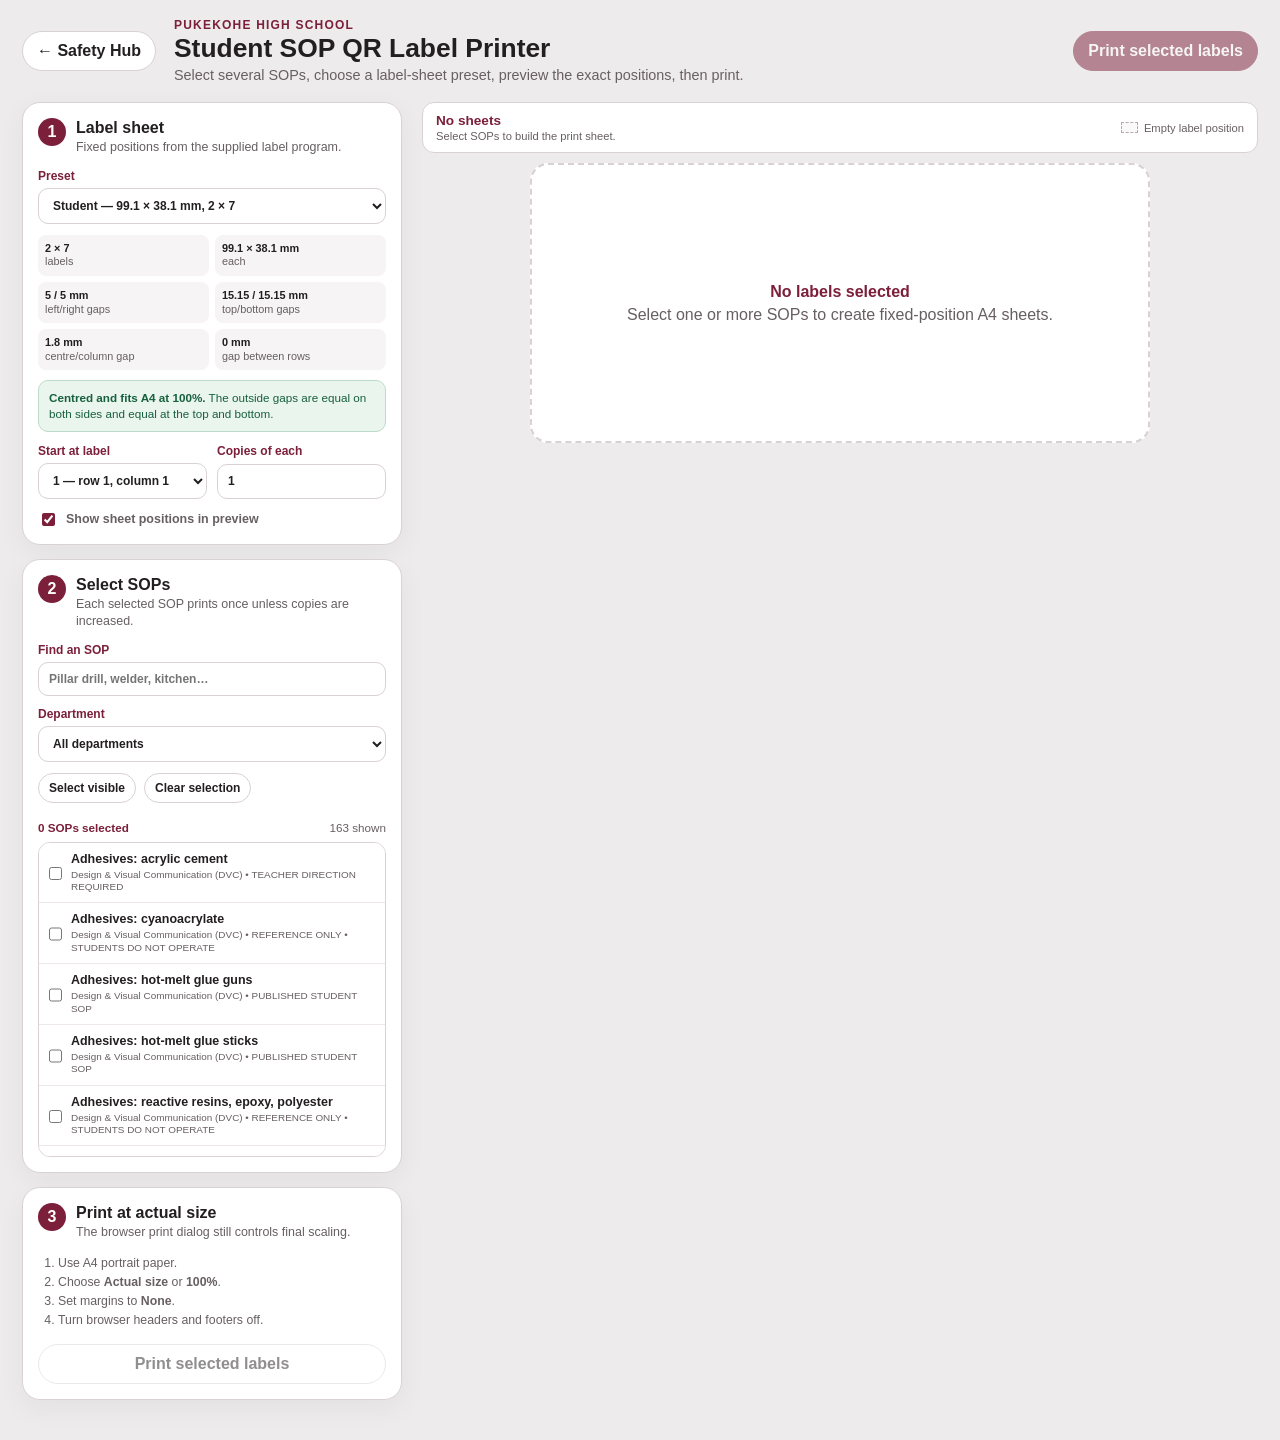
<file: qr-labels.html>
<!doctype html>
<html lang="en-NZ">
<head>
  <meta charset="utf-8">
  <meta name="viewport" content="width=device-width,initial-scale=1">
  <meta name="theme-color" content="#7b1f3a">
  <title>Student SOP QR Label Printer • Pukekohe High School</title>
  <link rel="stylesheet" href="qr-labels.css">
</head>
<body>
  <header class="qr-page-header no-print">
    <a class="back-link" href="index.html#/teacher/engineering">← Safety Hub</a>
    <div>
      <p>PUKEKOHE HIGH SCHOOL</p>
      <h1>Student SOP QR Label Printer</h1>
      <span>Select several SOPs, choose a label-sheet preset, preview the exact positions, then print.</span>
    </div>
    <button id="printLabelsBtn" class="primary-action" type="button" disabled>Print selected labels</button>
  </header>

  <main class="label-maker-layout">
    <aside class="label-controls no-print" aria-label="QR label controls">
      <section class="control-card">
        <div class="control-heading">
          <span class="step-number">1</span>
          <div><h2>Label sheet</h2><p>Fixed positions from the supplied label program.</p></div>
        </div>

        <label class="field">Preset
          <select id="labelPreset">
            <option value="cupboard">Cupboard — 80 × 90 mm, 2 × 3</option>
            <option value="student-fit" selected>Student — 99.1 × 38.1 mm, 2 × 7</option>
            <option value="custom">Custom labels — size, grid, gaps and position</option>
          </select>
        </label>

        <div id="customPresetFields" class="custom-preset-fields hidden" aria-label="Custom label sheet settings">
          <div class="custom-preset-heading">
            <strong>Custom sheet measurements</strong>
            <span>All measurements are millimetres.</span>
          </div>
          <div class="field-grid compact-grid">
            <label class="field">Label width
              <input id="customLabelWidth" type="number" min="10" max="210" step="0.1" value="99.1">
            </label>
            <label class="field">Label height
              <input id="customLabelHeight" type="number" min="10" max="297" step="0.1" value="38.1">
            </label>
            <label class="field">Labels across
              <input id="customColumns" type="number" min="1" max="8" step="1" value="2">
            </label>
            <label class="field">Labels down
              <input id="customRows" type="number" min="1" max="20" step="1" value="7">
            </label>
            <label class="field">Centre / column gap
              <input id="customGapX" type="number" min="0" max="50" step="0.1" value="3">
            </label>
            <label class="field">Gap between rows
              <input id="customGapY" type="number" min="0" max="50" step="0.1" value="0">
            </label>
          </div>
          <label class="check-row custom-centre-row"><input id="customAutoCentre" type="checkbox" checked> Centre the complete label grid on A4</label>
          <div class="field-grid compact-grid">
            <label class="field">Left page gap
              <input id="customLeftGap" type="number" min="0" max="200" step="0.1" value="4.4" readonly>
            </label>
            <label class="field">Right page gap
              <input id="customRightGap" type="number" step="0.1" value="4.4" readonly>
            </label>
            <label class="field">Top page gap
              <input id="customTopGap" type="number" min="0" max="140" step="0.1" value="15.2" readonly>
            </label>
            <label class="field">Bottom page gap
              <input id="customBottomGap" type="number" step="0.1" value="15.2" readonly>
            </label>
          </div>
          <p class="custom-help">When centred, all four outside gaps are calculated automatically. Turn centring off to set the left and top starting position. Custom labels maximise the QR code first, resize the essential text, switch between side-by-side and stacked layouts, and remove secondary captions and instructions.</p>
        </div>

        <div id="presetSpecs" class="preset-specs"></div>
        <div id="fitNotice" class="fit-notice" role="status"></div>

        <div class="field-grid">
          <label class="field">Start at label
            <select id="startPosition"></select>
          </label>
          <label class="field">Copies of each
            <input id="copiesPerSop" type="number" min="1" max="20" step="1" value="1">
          </label>
        </div>

        <label class="check-row"><input id="showGuides" type="checkbox" checked> Show sheet positions in preview</label>
      </section>

      <section class="control-card selection-card">
        <div class="control-heading">
          <span class="step-number">2</span>
          <div><h2>Select SOPs</h2><p>Each selected SOP prints once unless copies are increased.</p></div>
        </div>

        <label class="field">Find an SOP
          <input id="qrSearch" type="search" placeholder="Pillar drill, welder, kitchen…">
        </label>
        <label class="field">Department
          <select id="qrDepartment"><option value="all">All departments</option></select>
        </label>

        <div class="selection-actions">
          <button id="selectVisibleBtn" type="button">Select visible</button>
          <button id="clearSelectionBtn" type="button">Clear selection</button>
        </div>

        <div class="selection-summary">
          <strong id="selectedCount">0 SOPs selected</strong>
          <span id="visibleCount">0 shown</span>
        </div>
        <div id="qrPicker" class="qr-picker" aria-live="polite"></div>
      </section>

      <section class="control-card print-help">
        <div class="control-heading">
          <span class="step-number">3</span>
          <div><h2>Print at actual size</h2><p>The browser print dialog still controls final scaling.</p></div>
        </div>
        <ol>
          <li>Use A4 portrait paper.</li>
          <li>Choose <strong>Actual size</strong> or <strong>100%</strong>.</li>
          <li>Set margins to <strong>None</strong>.</li>
          <li>Turn browser headers and footers off.</li>
        </ol>
        <button id="printLabelsSecondaryBtn" class="primary-action full-width" type="button" disabled>Print selected labels</button>
      </section>
    </aside>

    <section class="sheet-preview" aria-label="Printable label-sheet preview">
      <header class="preview-toolbar no-print">
        <div><strong id="sheetCount">No sheets</strong><span id="labelCount">Select SOPs to build the print sheet.</span></div>
        <span class="preview-key"><i></i> Empty label position</span>
      </header>
      <div id="printSheets" class="print-sheets" aria-live="polite"></div>
    </section>
  </main>

  <template id="emptyPickerTemplate">
    <div class="empty-card">No matching Student SOPs.</div>
  </template>
  <template id="emptySheetsTemplate">
    <div class="empty-sheet-message"><strong>No labels selected</strong><span>Select one or more SOPs to create fixed-position A4 sheets.</span></div>
  </template>

  <script src="qr-labels.js"></script>
</body>
</html>
</file>
<file: qr-labels.css>
:root {
  --maroon: #7b1f3a;
  --maroon-deep: #591329;
  --maroon-soft: #f5e9ed;
  --gold: #c79b43;
  --ink: #231f20;
  --muted: #675f61;
  --line: #d9d1d3;
  --paper: #eeebec;
  --label-cols: 2;
  --label-rows: 7;
  --label-width-mm: 99.1;
  --label-height-mm: 38.1;
  --label-gap-x-mm: 1.8;
  --label-gap-y-mm: 0;
  --page-offset-left-mm: 5;
  --page-offset-top-mm: 15.15;
  font-family: "Segoe UI", Arial, sans-serif;
}

* { box-sizing: border-box; }
html, body { margin: 0; padding: 0; color: var(--ink); background: var(--paper); }
body { min-height: 100vh; }
button, input, select { font: inherit; }
button { cursor: pointer; }
button:disabled { cursor: not-allowed; opacity: .5; }
.hidden { display: none !important; }

.qr-page-header {
  max-width: 1500px;
  margin: 0 auto;
  padding: 18px 22px;
  display: grid;
  grid-template-columns: auto 1fr auto;
  gap: 18px;
  align-items: center;
}
.qr-page-header p { margin: 0; color: var(--maroon); font-size: .75rem; letter-spacing: .1em; font-weight: 900; }
.qr-page-header h1 { margin: 2px 0 3px; font-size: 1.65rem; line-height: 1.1; }
.qr-page-header span { color: var(--muted); font-size: .9rem; }
.back-link,
.label-controls button,
.qr-page-header button {
  border: 1px solid var(--line);
  background: #fff;
  color: var(--ink);
  border-radius: 999px;
  padding: 10px 14px;
  text-decoration: none;
  font-weight: 800;
}
.primary-action,
.qr-page-header .primary-action {
  background: var(--maroon);
  border-color: var(--maroon);
  color: #fff;
}
.primary-action:hover:not(:disabled) { background: var(--maroon-deep); }
.full-width { width: 100%; }

.label-maker-layout {
  max-width: 1500px;
  margin: 0 auto;
  padding: 0 22px 40px;
  display: grid;
  grid-template-columns: minmax(300px, 380px) minmax(0, 1fr);
  gap: 20px;
  align-items: start;
}
.label-controls { display: grid; gap: 14px; position: sticky; top: 12px; }
.control-card {
  background: #fff;
  border: 1px solid var(--line);
  border-radius: 18px;
  padding: 15px;
  box-shadow: 0 8px 28px rgba(35, 31, 32, .05);
}
.control-heading { display: flex; gap: 10px; align-items: flex-start; margin-bottom: 13px; }
.step-number {
  width: 28px;
  height: 28px;
  border-radius: 50%;
  display: grid;
  place-items: center;
  flex: 0 0 auto;
  background: var(--maroon);
  color: #fff;
  font-weight: 900;
}
.control-heading h2 { margin: 1px 0 2px; font-size: 1rem; }
.control-heading p { margin: 0; color: var(--muted); font-size: .78rem; line-height: 1.35; }
.field { display: grid; gap: 5px; margin-bottom: 11px; color: var(--maroon); font-size: .75rem; font-weight: 850; }
.field input,
.field select {
  width: 100%;
  min-width: 0;
  border: 1px solid var(--line);
  border-radius: 10px;
  padding: 9px 10px;
  background: #fff;
  color: var(--ink);
}
.field input:focus,
.field select:focus { outline: 3px solid rgba(123, 31, 58, .13); border-color: var(--maroon); }
.field-grid { display: grid; grid-template-columns: 1fr 1fr; gap: 10px; }
.check-row { display: flex; gap: 8px; align-items: center; color: var(--muted); font-size: .78rem; font-weight: 700; }
.check-row input { accent-color: var(--maroon); }
.custom-preset-fields {
  margin: 0 0 12px;
  padding: 11px;
  border: 1px solid #ddcfd3;
  border-radius: 12px;
  background: #fbf7f8;
}
.custom-preset-heading { display: grid; gap: 2px; margin-bottom: 10px; }
.custom-preset-heading strong { color: var(--maroon); font-size: .82rem; }
.custom-preset-heading span,
.custom-help { color: var(--muted); font-size: .68rem; line-height: 1.35; }
.compact-grid { gap: 7px; }
.compact-grid .field { margin-bottom: 2px; }
.custom-centre-row { margin: 9px 0; color: var(--maroon); }
.custom-preset-fields input[readonly] { background: #eee9eb; color: #51484b; cursor: default; }
.custom-help { margin: 7px 0 0; }

.preset-specs { display: grid; grid-template-columns: 1fr 1fr; gap: 6px; margin: 0 0 10px; }
.preset-specs span { padding: 7px; border-radius: 8px; background: #f7f4f5; color: var(--muted); font-size: .68rem; line-height: 1.25; }
.preset-specs strong { display: block; color: var(--ink); }
.fit-notice { margin: 0 0 12px; padding: 9px 10px; border-radius: 10px; font-size: .73rem; line-height: 1.35; }
.fit-notice.good { background: #eaf5ee; border: 1px solid #bcdcc9; color: #17603d; }
.fit-notice.warning { background: #fff4d8; border: 1px solid #e8c979; color: #6f4c00; }

.selection-actions { display: flex; gap: 8px; margin-bottom: 10px; }
.selection-actions button { padding: 7px 10px; font-size: .75rem; }
.selection-summary { display: flex; justify-content: space-between; gap: 8px; padding: 8px 0; color: var(--muted); font-size: .73rem; }
.selection-summary strong { color: var(--maroon); }
.qr-picker { max-height: 315px; overflow: auto; border: 1px solid var(--line); border-radius: 12px; }
.picker-item { display: flex; gap: 9px; padding: 9px 10px; border-bottom: 1px solid #eee8ea; cursor: pointer; background: #fff; }
.picker-item:last-child { border-bottom: 0; }
.picker-item:hover { background: #faf7f8; }
.picker-item.selected { background: var(--maroon-soft); }
.picker-item input { margin: 2px 0 0; accent-color: var(--maroon); }
.picker-copy { display: grid; gap: 2px; min-width: 0; }
.picker-copy strong { font-size: .78rem; line-height: 1.2; }
.picker-copy small { color: var(--muted); font-size: .62rem; line-height: 1.25; }
.empty-card { padding: 22px; text-align: center; color: var(--muted); font-size: .8rem; }
.print-help ol { margin: 0 0 14px 20px; padding: 0; color: var(--muted); font-size: .77rem; line-height: 1.55; }

.sheet-preview { min-width: 0; }
.preview-toolbar {
  display: flex;
  justify-content: space-between;
  align-items: center;
  gap: 12px;
  margin-bottom: 10px;
  padding: 10px 13px;
  border: 1px solid var(--line);
  border-radius: 12px;
  background: #fff;
}
.preview-toolbar div { display: grid; gap: 2px; }
.preview-toolbar strong { color: var(--maroon); font-size: .85rem; }
.preview-toolbar span { color: var(--muted); font-size: .7rem; }
.preview-key { display: flex; gap: 6px; align-items: center; }
.preview-key i { width: 17px; height: 11px; border: 1px dashed #b8aaae; background: #fbf9fa; }
.print-sheets { display: grid; gap: 18px; justify-items: center; }
.empty-sheet-message {
  width: min(100%, 620px);
  min-height: 280px;
  display: grid;
  place-content: center;
  gap: 5px;
  text-align: center;
  background: #fff;
  border: 2px dashed var(--line);
  border-radius: 18px;
  color: var(--muted);
}
.empty-sheet-message strong { color: var(--maroon); }

/* The sheet and grid use physical millimetres so the preview and print share one layout. */
.print-sheet {
  width: 210mm;
  height: 297mm;
  padding: 0;
  position: relative;
  overflow: hidden;
  background: #fff;
  box-shadow: 0 14px 42px rgba(35, 31, 32, .16);
  transform-origin: top center;
}
.print-label-grid {
  position: absolute;
  left: calc(var(--page-offset-left-mm) * 1mm);
  top: calc(var(--page-offset-top-mm) * 1mm);
  display: grid;
  grid-template-columns: repeat(var(--label-cols), calc(var(--label-width-mm) * 1mm));
  grid-auto-rows: calc(var(--label-height-mm) * 1mm);
  column-gap: calc(var(--label-gap-x-mm) * 1mm);
  row-gap: calc(var(--label-gap-y-mm) * 1mm);
  justify-content: start;
  align-content: start;
}
.print-label-slot {
  width: calc(var(--label-width-mm) * 1mm);
  height: calc(var(--label-height-mm) * 1mm);
  min-width: 0;
  min-height: 0;
  overflow: hidden;
}
.show-guides .print-label-slot { outline: .22mm dashed #cfc5c8; outline-offset: -.22mm; background: #fdfbfc; }
.print-label-card {
  width: 100%;
  height: 100%;
  overflow: hidden;
  display: grid;
  grid-template-rows: auto minmax(0, 1fr);
  border: .28mm solid #bfb5b8;
  border-top: 1.45mm solid var(--maroon);
  border-radius: 2.2mm;
  background: #fff;
  color: var(--ink);
}
.print-label-brand {
  height: 7mm;
  padding: .5mm 1.7mm .4mm;
  display: flex;
  align-items: center;
  gap: 1.2mm;
  border-bottom: .22mm solid var(--line);
}
.print-label-brand img { width: 4.2mm; height: 4.8mm; object-fit: contain; }
.print-label-brand span { display: grid; line-height: 1.02; }
.print-label-brand strong { color: var(--maroon); font-size: 7.4pt; letter-spacing: .025em; }
.print-label-brand small { color: var(--muted); font-size: 6.6pt; }
.print-label-body {
  min-height: 0;
  padding: 1.2mm 1.6mm 1.25mm;
  display: grid;
  grid-template-columns: minmax(0, 1fr) 27mm;
  gap: 1.4mm;
  align-items: stretch;
}
.print-label-copy { min-width: 0; display: flex; flex-direction: column; overflow: hidden; }
.print-label-dept { color: var(--maroon); font-size: 7pt; line-height: 1; font-weight: 850; letter-spacing: .035em; text-transform: uppercase; }
.print-label-card h2 { margin: .7mm 0 .8mm; font-size: 11pt; line-height: 1.02; }
.print-label-status {
  align-self: flex-start;
  max-width: 100%;
  padding: .55mm .9mm;
  border-radius: 3mm;
  font-size: 6.65pt;
  line-height: 1.08;
  font-weight: 900;
  letter-spacing: .018em;
}
.print-label-card.published .print-label-status { background: #eaf5ee; color: #17603d; border: .18mm solid #bcdcc9; }
.print-label-card.caution .print-label-status { background: #fff4d8; color: #6f4c00; border: .18mm solid #e8c979; }
.print-label-card.danger .print-label-status { background: #fce9eb; color: #8b1e28; border: .18mm solid #edbdc2; }
.print-label-instruction { margin: auto 0 0; color: var(--muted); font-size: 7.4pt; line-height: 1.16; }
.print-label-qr { min-width: 0; display: grid; justify-items: center; align-content: center; gap: .3mm; }
.print-label-qr img { display: block; width: 23.8mm; height: 23.8mm; object-fit: contain; background: #fff; }
.print-label-qr strong { color: var(--maroon); font-size: 7.2pt; line-height: 1; text-align: center; }
.preset-student .print-label-instruction { display: none; }

/* The taller cupboard label uses the same visual system at a larger scale. */
.preset-cupboard .print-label-brand { height: 9mm; padding: 1mm 2.5mm .8mm; gap: 1.7mm; }
.preset-cupboard .print-label-brand img { width: 6mm; height: 7mm; }
.preset-cupboard .print-label-brand strong { font-size: 9.4pt; }
.preset-cupboard .print-label-brand small { font-size: 8.2pt; }
.preset-cupboard .print-label-body { padding: 2.5mm 3mm 2.8mm; grid-template-columns: minmax(0, 1fr) 42mm; gap: 3mm; }
.preset-cupboard .print-label-dept { font-size: 9pt; }
.preset-cupboard .print-label-card h2 { margin: 1.5mm 0 2mm; font-size: 16pt; line-height: 1.08; }
.preset-cupboard .print-label-status { padding: .9mm 1.4mm; font-size: 8.4pt; }
.preset-cupboard .print-label-instruction { display: block; font-size: 10pt; line-height: 1.28; }
.preset-cupboard .print-label-qr { gap: 1mm; }
.preset-cupboard .print-label-qr img { width: 39mm; height: 39mm; }
.preset-cupboard .print-label-qr strong { font-size: 9.5pt; }

/* Custom sheets adapt the information hierarchy to the measured label area. */
.preset-custom .print-label-card {
  border-top-width: calc(var(--custom-border-top-mm) * 1mm);
  border-radius: calc(var(--custom-radius-mm) * 1mm);
}
.preset-custom .print-label-brand {
  height: calc(var(--custom-brand-h-mm) * 1mm);
  min-height: 0;
  padding: .35mm calc(var(--custom-pad-x-mm) * 1mm);
  gap: calc(var(--custom-brand-gap-mm) * 1mm);
  overflow: hidden;
}
.preset-custom .print-label-brand img {
  width: calc(var(--custom-brand-image-w-mm) * 1mm);
  height: calc(var(--custom-brand-image-h-mm) * 1mm);
  flex: 0 0 auto;
}
.preset-custom .print-label-brand span { min-width: 0; overflow: hidden; }
.preset-custom .print-label-brand strong {
  overflow: hidden;
  text-overflow: ellipsis;
  white-space: nowrap;
  font-size: calc(var(--custom-brand-pt) * 1pt);
}
.preset-custom .print-label-brand small {
  overflow: hidden;
  text-overflow: ellipsis;
  white-space: nowrap;
  font-size: calc(var(--custom-subline-pt) * 1pt);
}
.preset-custom .print-label-body {
  min-height: 0;
  padding: calc(var(--custom-pad-y-mm) * 1mm) calc(var(--custom-pad-x-mm) * 1mm);
  grid-template-columns: minmax(0, 1fr) calc(var(--custom-qr-column-mm) * 1mm);
  gap: calc(var(--custom-content-gap-mm) * 1mm);
  overflow: hidden;
}
.preset-custom .print-label-copy { min-height: 0; }
.preset-custom .print-label-dept {
  font-size: calc(var(--custom-dept-pt) * 1pt);
  white-space: nowrap;
  overflow: hidden;
  text-overflow: ellipsis;
}
.preset-custom .print-label-card h2 {
  margin: calc(var(--custom-title-margin-mm) * 1mm) 0;
  font-size: calc(var(--custom-title-pt) * 1pt);
  line-height: 1.02;
  overflow-wrap: anywhere;
  text-wrap: balance;
  display: -webkit-box;
  -webkit-box-orient: vertical;
  -webkit-line-clamp: 3;
  overflow: hidden;
}
.preset-custom .print-label-status {
  padding: calc(var(--custom-status-pad-y-mm) * 1mm)
    calc(var(--custom-status-pad-x-mm) * 1mm);
  font-size: calc(var(--custom-status-pt) * 1pt);
  white-space: nowrap;
  overflow: hidden;
  text-overflow: ellipsis;
}
.preset-custom .print-label-instruction {
  font-size: calc(var(--custom-instruction-pt) * 1pt);
  line-height: 1.18;
  display: none;
  overflow: hidden;
}
.preset-custom .print-label-qr { min-height: 0; gap: calc(var(--custom-qr-gap-mm) * 1mm); }
.preset-custom .print-label-qr img {
  width: calc(var(--custom-qr-mm) * 1mm);
  height: calc(var(--custom-qr-mm) * 1mm);
  max-width: 100%;
  max-height: 100%;
}
.preset-custom .print-label-qr strong { display: none; font-size: calc(var(--custom-qr-caption-pt) * 1pt); }

.preset-custom.custom-stacked .print-label-body {
  grid-template-columns: minmax(0, 1fr);
  grid-template-rows: minmax(0, auto) minmax(0, 1fr);
}
.preset-custom.custom-stacked .print-label-copy { align-items: center; text-align: center; }
.preset-custom.custom-stacked .print-label-status { align-self: center; }
.preset-custom.custom-stacked .print-label-qr { align-self: stretch; }

.preset-custom.custom-compact .print-label-instruction,
.preset-custom.custom-micro .print-label-instruction { display: none; }
.preset-custom.custom-compact .print-label-card h2 { -webkit-line-clamp: 2; }
.preset-custom.custom-micro .print-label-brand small,
.preset-custom.custom-micro .print-label-dept,
.preset-custom.custom-micro .print-label-qr strong { display: none; }
.preset-custom.custom-micro .print-label-card h2 { -webkit-line-clamp: 2; }
.preset-custom.custom-micro .print-label-status { max-width: 100%; }

@media (max-width: 1180px) {
  .label-maker-layout { grid-template-columns: 340px minmax(0, 1fr); }
  .sheet-preview { overflow-x: auto; padding-bottom: 8px; }
  .print-sheet { transform: scale(.78); margin-bottom: -65mm; }
}
@media (max-width: 850px) {
  .qr-page-header { grid-template-columns: 1fr; }
  .back-link, .qr-page-header button { justify-self: start; }
  .label-maker-layout { grid-template-columns: 1fr; }
  .label-controls { position: static; }
  .print-sheet { transform: scale(.68); margin-bottom: -95mm; }
}
@media (max-width: 580px) {
  .qr-page-header, .label-maker-layout { padding-left: 12px; padding-right: 12px; }
  .field-grid, .preset-specs { grid-template-columns: 1fr; }
  .sheet-preview { margin-right: -12px; }
  .print-sheets { justify-items: start; }
  .print-sheet { transform-origin: top left; transform: scale(.48); margin-bottom: -154mm; }
}

@page { size: A4 portrait; margin: 0; }
@media print {
  html, body { width: 210mm; margin: 0; padding: 0; background: #fff; }
  body { min-height: 0; }
  .no-print { display: none !important; }
  .label-maker-layout, .sheet-preview, .print-sheets {
    display: block;
    width: 210mm;
    max-width: none;
    margin: 0;
    padding: 0;
    overflow: visible;
    background: #fff;
  }
  .print-sheet {
    width: 210mm;
    height: 297mm;
    margin: 0;
    box-shadow: none;
    transform: none;
    break-after: page;
    page-break-after: always;
    break-inside: avoid;
    page-break-inside: avoid;
  }
  .print-sheet:last-child { break-after: auto; page-break-after: auto; }
  .print-label-slot { outline: none !important; background: transparent !important; }
  *, *::before, *::after {
    -webkit-print-color-adjust: exact;
    print-color-adjust: exact;
  }
}
</file>
